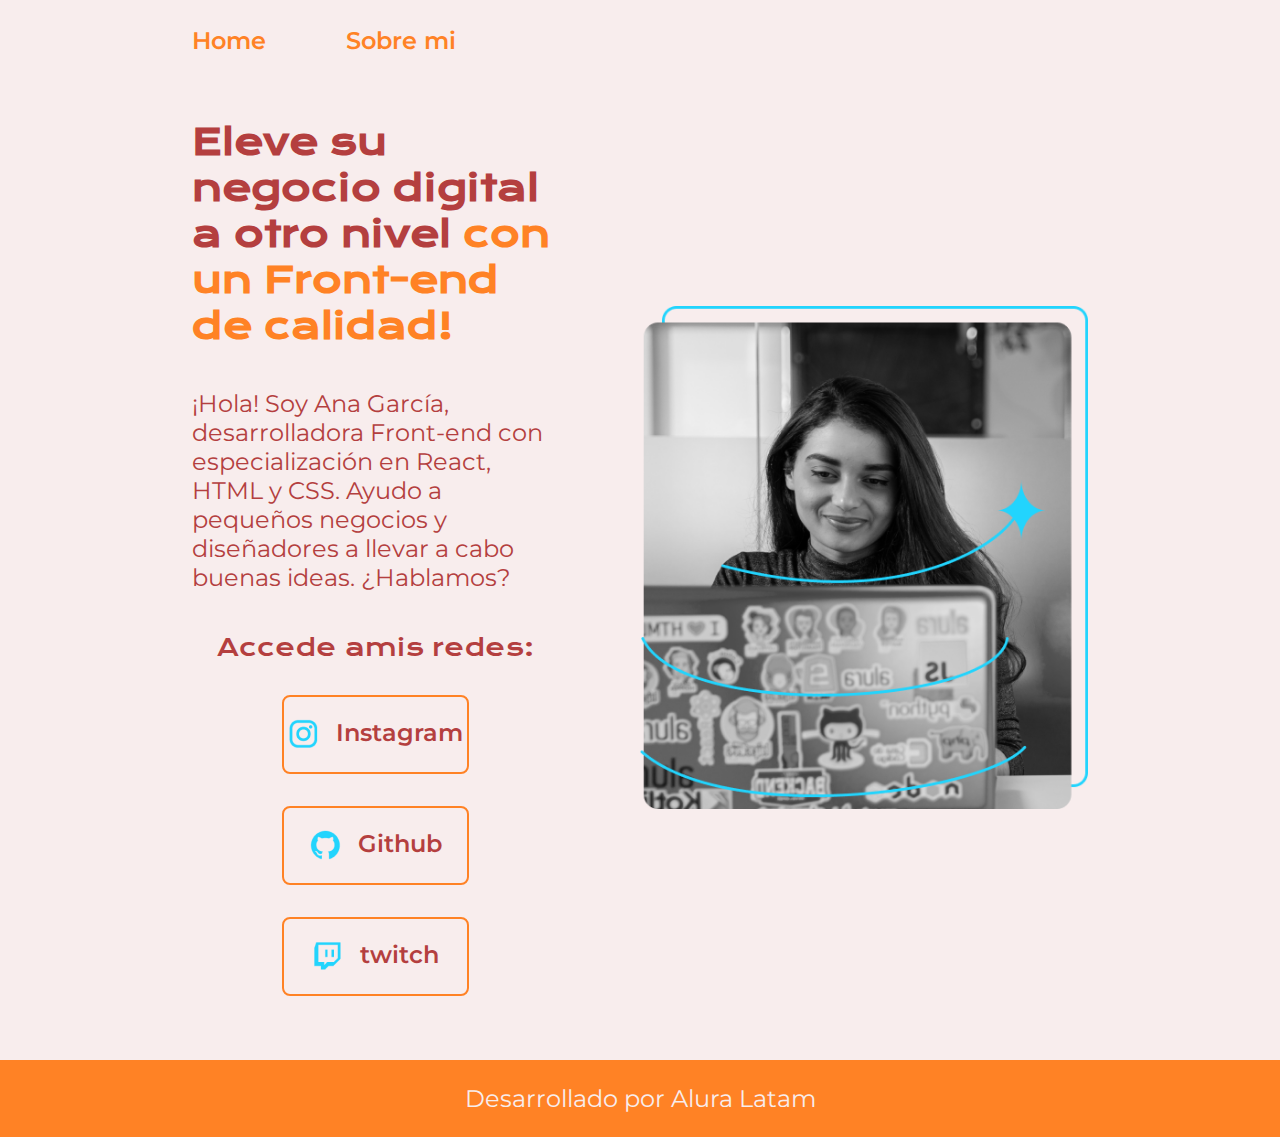
<file: index.html>
<!DOCTYPE html>
<html lang="es-mx">
<head>
    <meta charset="UTF-8">
    <meta name="viewport" content="width=device-width, initial-scale=1.0">
    <title>Portafolio</title>
    <link rel="stylesheet" href="./styles/style.css">

</head>
<body>
    <header class="header">
        <nav class="header_menu">
            <a class="header_menu_link" href="index.html">Home</a>
            <a class="header_menu_link" href="about.html">Sobre mi</a> 
        </nav>
    </header>
    <main class="presentacion">
        <section class="presentacion_contenido">
            <h1 class="presentacion_contenido_titulo">
                Eleve su negocio digital a otro nivel 
                <strong class ="titulo-destaque">con un Front-end de calidad! 
                </strong></h1>
                <p class="presentacion_contenido_texto">¡Hola! Soy Ana García, desarrolladora Front-end con
                    especialización en React, HTML y CSS. Ayudo a pequeños negocios y 
                    diseñadores a llevar a cabo buenas ideas. ¿Hablamos?

                </p>

                <div class="presentacion_enlaces">
                    <h2 class="presentacion_enlace_subtitulos">Accede amis redes:</h2>
                    <a class ="presentacion_enlaces_link" href="https://instagram.com/">
                        <img src="assets/instagram.png">
                        Instagram</a>
                    <a class ="presentacion_enlaces_link" href="https://github.com/">
                        <img src="assets/github.png">
                        Github</a>
                    <a class="presentacion_enlaces_link" href="https://www.twitch.tv/">
                        <img src="assets/twitch.png">
                        twitch</a>
                </div>
              
                

        </section>
            <img class="presentacion_imagen" src="assets/Imagem.png" alt="Foto de Ana Garcia trabajando">
    </main>
    <footer class="footer">
        <p>Desarrollado por Alura Latam</p>
    </footer>
</body>
</html>

<! -- Asi agregamos un comentario -- >
</file>
<file: styles/style.css>
@import url('https://fonts.googleapis.com/css2?family=Krona+One&family=Montserrat:ital,wght@0,100..900;1,100..900&display=swap');


:root{
    --color-primario: #F8EDED;
    --color-secundario: #FF8225;
    --color-terciario: #B43F3F;
    --color-cuaternario:#173B45;

    --fuente-montserrat: "Montserrat", sans serif;
    --fuente-krona: "Krona One", sans serif;
}

* {
    padding: 0;
    margin: 0;
}

body {
    background-color:var(--color-primario);
    color: var(--color-terciario);
    box-sizing: border-box;
}

.header{
    padding: 2% 0% 0% 15%;
}
   
.header_menu{
    display: flex;
    gap: 80px;
}

.header_menu_link{
    font-family: var(--fuente-montserrat);
    font-size: 1.5rem;
    font-weight: 600;
    color: var(--color-secundario);
    text-decoration: none;
}


.titulo-destaque{ 
    color:var(--color-secundario);
}

.presentacion{
    display: flex;
    align-items: center;
    padding: 5% 15%;
    justify-content: space-between;
    gap: 82px;
}

.presentacion_contenido{
    width: 50%;
    display: flex;
    flex-direction: column;
    gap: 40px;
}

.presentacion_contenido_titulo{
    font-size: 2.25rem;
    font-family: var(--fuente-krona);
}

.presentacion_contenido_texto{
    font-size: 1.5rem;
    font-family: var(--fuente-montserrat);
        
}

.presentacion_enlaces{
    display: flex;
    justify-content: space-between;
    flex-direction: column;
    align-items: center;
    gap: 32px;
}

.presentacion_enlace_subtitulos{
    font-family: var(--fuente-krona);
    font-size: 1.5rem;
    font-weight: 400;
}

.presentacion_enlaces_link{

    width: 50%;
    text-align: center;
    padding: 21.5px 0;
    border-radius: 8px;
    font-family: var(--fuente-montserrat);
    font-size: 1.5rem;
    font-weight: 600;
    text-decoration: none;
    color: var(--color-terciario);
    border: 2px solid var(--color-secundario);
    display: flex;
    justify-content: center;
    gap: 16px;
}

.presentacion_enlaces_link:hover{
    background-color: var(--color-cuaternario);
}

.presentacion_imagen{
    width: 50%;
}

.footer{
   background-color:var(--color-secundario);
   padding: 1.5rem;
   text-align: center;
   font-family: var(--fuente-montserrat);
   font-weight: 400;
   font-size: 1.5rem;
   color: var(--color-primario);
}

@media(max-width: 1200px){

    .hearder{
        padding: 10%;
    }

    .header_menu{
        justify-content: center;
    }

    .presentacion{
        flex-direction: column-reverse;
        padding: 5%;
    }

    .presentacion_contenido{
        width: auto;
    }
}




/*Asi agregamos un comentario
</file>
